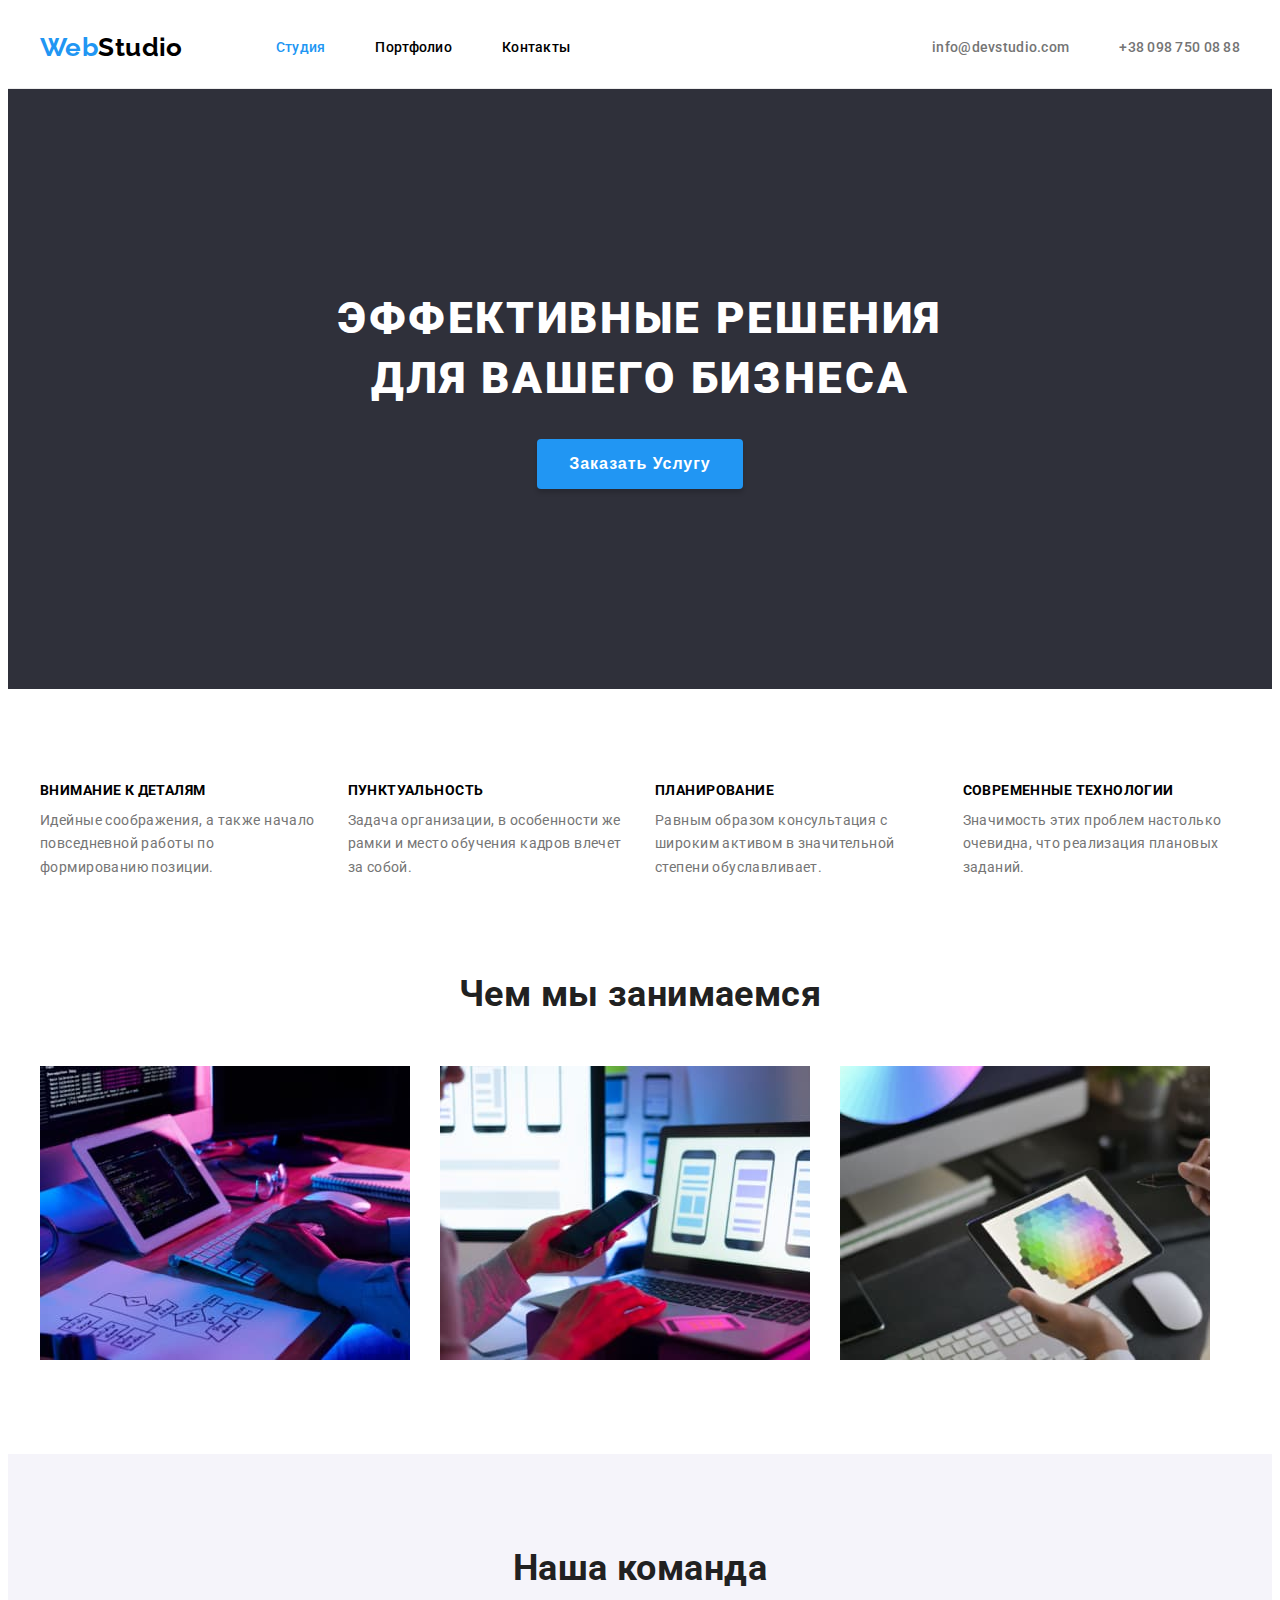
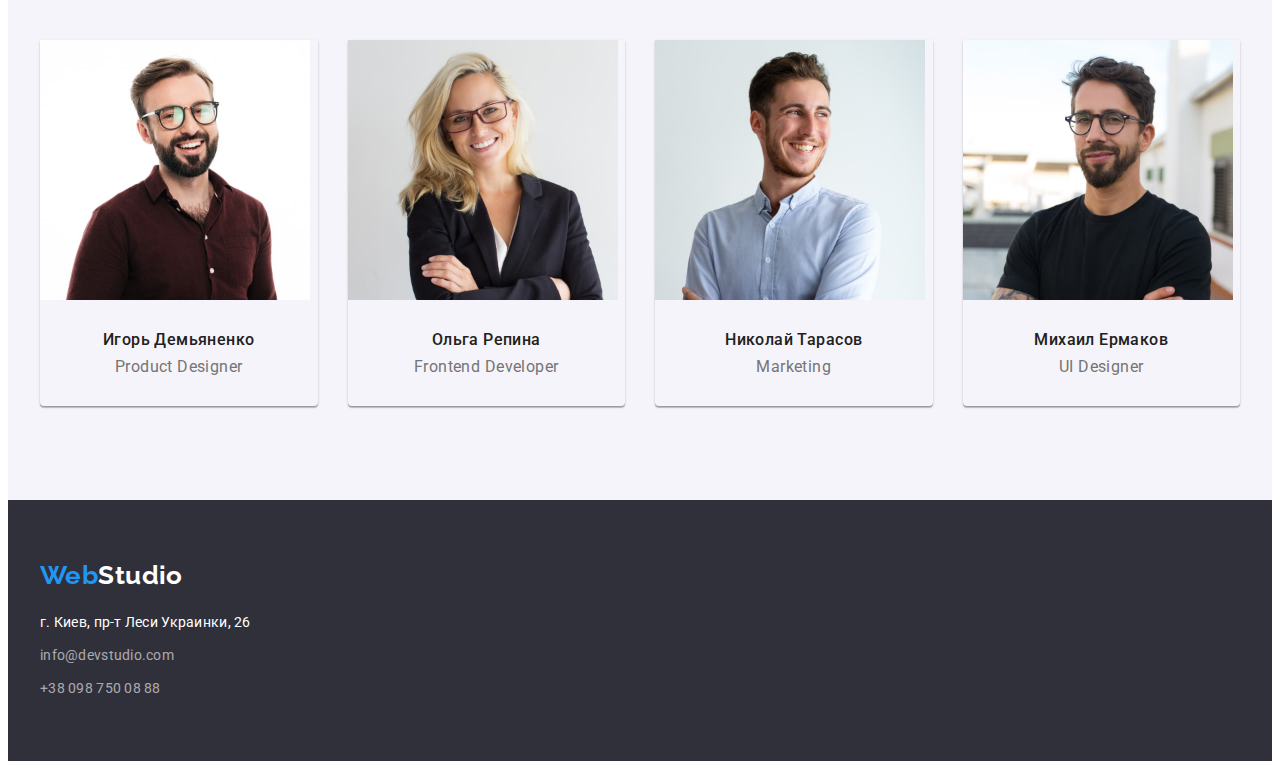
<file: index.html>
<!DOCTYPE html>
<html lang="ru">
  <head>
    <meta charset="UTF-8" />
    <meta http-equiv="X-UA-Compatible" content="IE=edge" />
    <meta name="viewport" content="width=device-width, initial-scale=1.0" />
    <title lang="en">WebStudio</title>
    <link
      rel="stylesheet"
      href="https://cdnjs.cloudflare.com/ajax/libs/modern-normalize/1.0.0/modern-normalize.min.css"
      integrity="sha512-ISS7cAi1PEhQ8jnbJpJZMd29NlhNj4AWYyLOSp2CE/CsHxTCu+r+t0D2yoJudVrd0/8fTVPUVDzY5Tvli75u/g=="
      crossorigin="anonymous"
    />
    <link rel="preconnect" href="https://fonts.gstatic.com" />
    <link
      href="https://fonts.googleapis.com/css2?family=Raleway:wght@700&family=Roboto:wght@400;500;700;900&display=swap"
      rel="stylesheet"
    />
    <link href="css/style.css" rel="stylesheet" />
  </head>
  <body>
    <header class="head">
      <div class="container">
        <nav class="navigation">
          <a href="./index.html" class="link logo dark-theme"
            ><span class="half-logo">Web</span>Studio</a
          >
          <ul class="nav-list">
            <li class="list nav-item">
              <a href="./index.html" class="selected link nav-link">Студия</a>
            </li>
            <li class="list nav-item">
              <a href="./portfolio.html" class="link nav-link">Портфолио</a>
            </li>
            <li class="list nav-item">
              <a href="#" class="link nav-link">Контакты</a>
            </li>
          </ul>
        </nav>

        <ul class="contacts-list">
          <li class="list contacts-item">
            <a href="mailto:info@devstudio.com" class="link phone-mail nav-link"
              >info@devstudio.com</a
            >
          </li>
          <li class="list contacts-item">
            <a href="tel:+380987500888" class="link phone-mail nav-link"
              >+38 098 750 08 88</a
            >
          </li>
        </ul>
      </div>
    </header>
    <main>
      <section class="hero">
        <div class="container">
          <h1 class="first-title">Эффективные решения для вашего бизнеса</h1>
          <button type="button" class="btn" name="send">Заказать Услугу</button>
        </div>
      </section>

      <section class="features">
        <div class="container">
          <h2 class="visually-hidden">Особенности</h2>

          <ul class="features-list">
            <li class="features-item list">
              <h3 class="third-title">Внимание к деталям</h3>
              <p class="features-sub">
                Идейные соображения, а также начало повседневной работы по
                формированию позиции.
              </p>
            </li>
            <li class="features-item list">
              <h3 class="third-title">Пунктуальность</h3>
              <p class="features-sub">
                Задача организации, в особенности же рамки и место обучения
                кадров влечет за собой.
              </p>
            </li>
            <li class="features-item list">
              <h3 class="third-title">Планирование</h3>
              <p class="features-sub">
                Равным образом консультация с широким активом в значительной
                степени обуславливает.
              </p>
            </li>
            <li class="features-item list">
              <h3 class="third-title">Современные технологии</h3>
              <p class="features-sub">
                Значимость этих проблем настолько очевидна, что реализация
                плановых заданий.
              </p>
            </li>
          </ul>
        </div>
      </section>

      <section class="job">
        <div class="container">
          <h2 class="second-title">Чем мы занимаемся</h2>
          <ul class="job-list">
            <li class="list job-item">
              <img
                src="./images/img1.jpg"
                alt="Умеем фоткать руки"
                class="link job-item-img"
                height="294"
                width="370"
              />
            </li>
            <li class="list job-item">
              <img
                src="./images/img2.jpg"
                alt="Умеем держать телефон"
                class="link job-item-img"
                height="294"
                width="370"
              />
            </li>
            <li class="list job-item">
              <img
                src="./images/img3.jpg"
                alt="Умеем играть на планшете"
                class="link job-item-img"
                height="294"
                width="370"
              />
            </li>
          </ul>
        </div>
      </section>

      <section class="team">
        <div class="container">
          <h2 class="second-title">Наша команда</h2>
          <ul class="team-list">
            <li class="team-item list">
              <img
                src="./images/igor.jpg"
                alt="igor.jpg"
                class="team-img"
                width="270"
                height="260"
              />
              <div class="team-description">
                <h3 class="team-title">Игорь Демьяненко</h3>
                <p class="team-subtitle">Product Designer</p>
              </div>
            </li>
            <li class="team-item list">
              <img
                src="./images/olga.jpg"
                alt="olga.jpg"
                class="team-img"
                width="270"
                height="260"
              />
              <div class="team-description">
                <h3 class="team-title">Ольга Репина</h3>
                <p class="team-subtitle">Frontend Developer</p>
              </div>
            </li>
            <li class="team-item list">
              <img
                src="./images/kolyan.jpg"
                alt="kolyan.jpg"
                class="team-img"
                width="270"
                height="260"
              />
              <div class="team-description">
                <h3 class="team-title">Николай Тарасов</h3>
                <p class="team-subtitle">Marketing</p>
              </div>
            </li>
            <li class="team-item list">
              <img
                src="./images/miha.jpg"
                alt="miha.jpg"
                class="team-img"
                width="270"
                height="260"
              />
              <div class="team-description">
                <h3 class="team-title">Михаил Ермаков</h3>
                <p class="team-subtitle">UI Designer</p>
              </div>
            </li>
          </ul>
        </div>
      </section>
    </main>

    <footer>
      <div class="container">
        <a href="./index.html" class="link logo-bottom light-theme"
          ><span class="half-logo">Web</span>Studio</a
        >
        <address class="adress-list">
          <ul>
            <li class="adress list light-theme">
              <a
                href="https://goo.gl/maps/CmGL8vCXxkBH8vGz7"
                class="link adress-map nav-link"
                target="_blank"
                rel="noopener noreferrer"
                >г. Киев, пр-т Леси Украинки, 26</a
              >
            </li>
            <li class="adress list mail light-theme">
              <a
                href="mailto:info@devstudio.com"
                class="link bottom-adress nav-link"
                >info@devstudio.com</a
              >
            </li>
            <li class="adress list phone light-theme">
              <a href="tel:+380987500888" class="link bottom-adress nav-link"
                >+38 098 750 08 88</a
              >
            </li>
          </ul>
        </address>
      </div>
    </footer>
  </body>
</html>
</file>
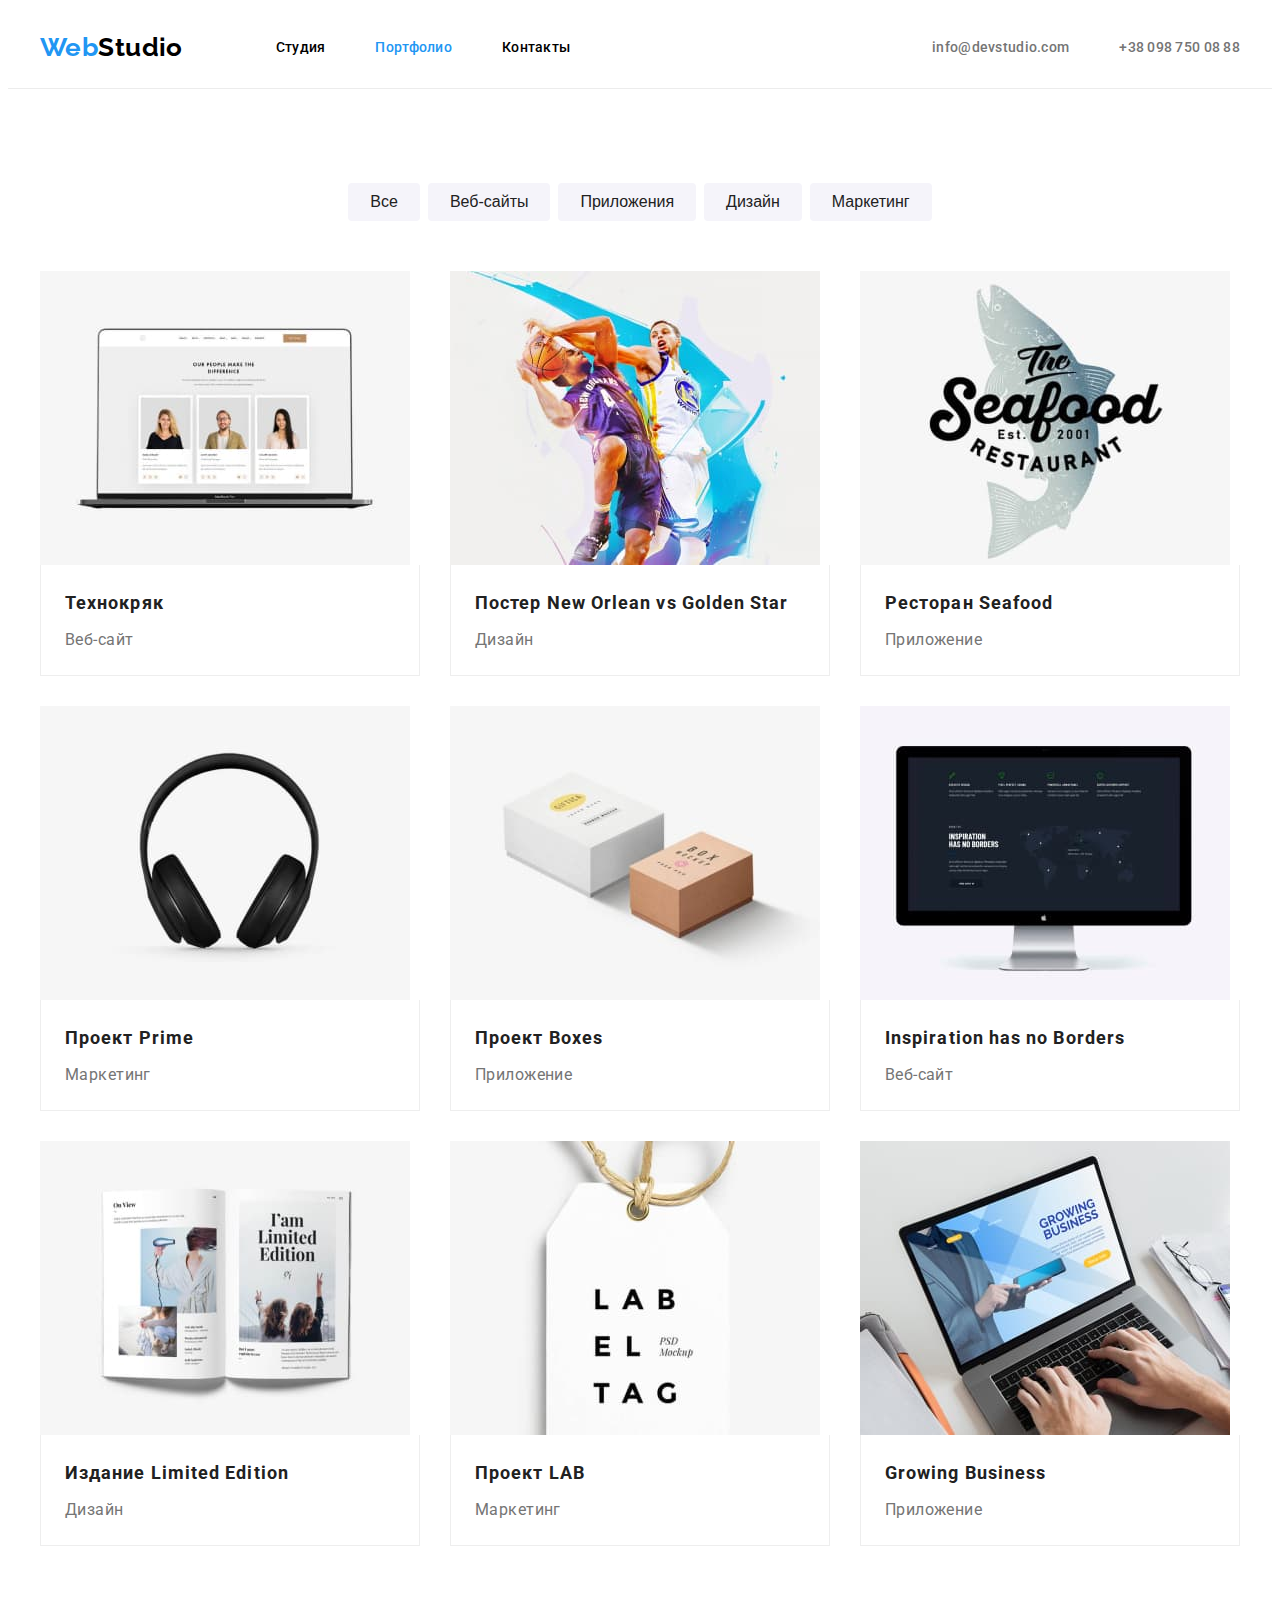
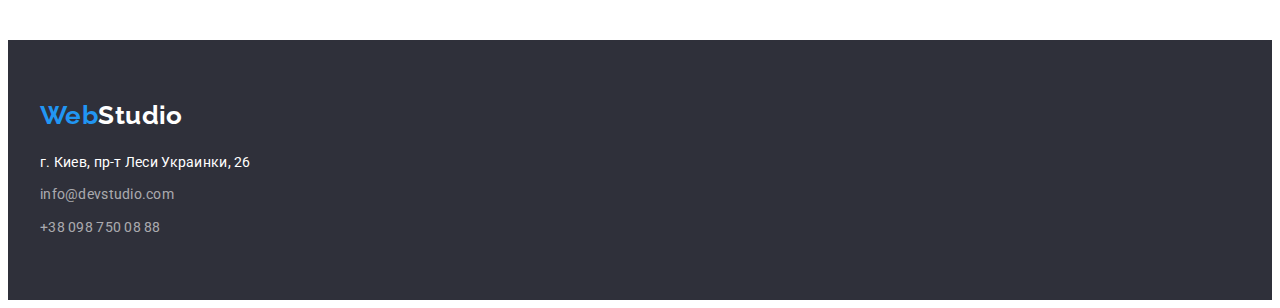
<file: portfolio.html>
<!DOCTYPE html>
<html lang="ru">
  <head>
    <meta charset="UTF-8" />
    <meta http-equiv="X-UA-Compatible" content="IE=edge" />
    <meta name="viewport" content="width=device-width, initial-scale=1.0" />
    <title lang="en">Portfolio</title>
    <link
      rel="stylesheet"
      href="https://cdnjs.cloudflare.com/ajax/libs/modern-normalize/1.0.0/modern-normalize.min.css"
      integrity="sha512-ISS7cAi1PEhQ8jnbJpJZMd29NlhNj4AWYyLOSp2CE/CsHxTCu+r+t0D2yoJudVrd0/8fTVPUVDzY5Tvli75u/g=="
      crossorigin="anonymous"
    />
    <link rel="preconnect" href="https://fonts.gstatic.com" />
    <link
      href="https://fonts.googleapis.com/css2?family=Raleway:wght@700&family=Roboto:wght@400;500;700;900&display=swap"
      rel="stylesheet"
    />
    <link href="css/style.css" rel="stylesheet" />
  </head>

  <body>
    <header class="head">
      <div class="container">
        <nav class="navigation">
          <a href="./index.html" class="link logo dark-theme"
            ><span class="half-logo">Web</span>Studio</a
          >
          <ul class="nav-list">
            <li class="list nav-item">
              <a href="./index.html" class="link nav-link">Студия</a>
            </li>
            <li class="list nav-item">
              <a href="./portfolio.html" class="selected link nav-link"
                >Портфолио</a
              >
            </li>
            <li class="list nav-item">
              <a href="#" class="link nav-link">Контакты</a>
            </li>
          </ul>
        </nav>

        <ul class="contacts-list">
          <li class="list contacts-item">
            <a href="mailto:info@devstudio.com" class="link phone-mail nav-link"
              >info@devstudio.com</a
            >
          </li>
          <li class="list contacts-item">
            <a href="tel:+380987500888" class="link phone-mail nav-link"
              >+38 098 750 08 88</a
            >
          </li>
        </ul>
      </div>
    </header>

    <main>
      <section class="info">
        <div class="container">
          <h1 class="visually-hidden">Кнопки</h1>
          <ul class="buttons-list">
            <li class="btn-item list">
              <button type="button" class="btn-portfolio" name="send">
                Все
              </button>
            </li>
            <li class="btn-item list">
              <button type="button" class="btn-portfolio" name="send">
                Веб-сайты
              </button>
            </li>
            <li class="btn-item list">
              <button type="button" class="btn-portfolio" name="send">
                Приложения
              </button>
            </li>
            <li class="btn-item list">
              <button type="button" class="btn-portfolio" name="send">
                Дизайн
              </button>
            </li>
            <li class="btn-item list">
              <button type="button" class="btn-portfolio" name="send">
                Маркетинг
              </button>
            </li>
          </ul>

          <h2 class="visually-hidden">Портфолио</h2>
          <ul class="picture-list">
            <li class="picture-item list">
              <img
                src="./images/portfolio-img/technokrjak.jpg"
                alt="technokrjak.jpg"
                width="370"
                height="294"
              />
              <div class="portfolio-description">
                <h3 class="picture-title">Технокряк</h3>
                <p class="picture-subtitle">Веб-сайт</p>
              </div>
            </li>

            <li class="picture-item list">
              <img
                src="./images/portfolio-img/new-orlean.jpg"
                alt="new-orlean.jpg"
                width="370"
                height="294"
              />
              <div class="portfolio-description">
                <h3 class="picture-title">Постер New Orlean vs Golden Star</h3>
                <p class="picture-subtitle">Дизайн</p>
              </div>
            </li>

            <li class="picture-item list">
              <img
                src="./images/portfolio-img/seafood.jpg"
                alt="seafood.jpg"
                width="370"
                height="294"
              />

              <div class="portfolio-description">
                <h3 class="picture-title">Ресторан Seafood</h3>
                <p class="picture-subtitle">Приложение</p>
              </div>
            </li>

            <li class="picture-item list">
              <img
                src="./images/portfolio-img/prime.jpg"
                alt="prime.jpg"
                width="370"
                height="294"
              />

              <div class="portfolio-description">
                <h3 class="picture-title">Проект Prime</h3>
                <p class="picture-subtitle">Маркетинг</p>
              </div>
            </li>

            <li class="picture-item list">
              <img
                src="./images/portfolio-img/boxes.jpg"
                alt="boxes.jpg"
                width="370"
                height="294"
              />

              <div class="portfolio-description">
                <h3 class="picture-title">Проект Boxes</h3>
                <p class="picture-subtitle">Приложение</p>
              </div>
            </li>

            <li class="picture-item list">
              <img
                src="./images/portfolio-img/inspiration.jpg"
                alt="inspiration.jpg"
                width="370"
                height="294"
              />

              <div class="portfolio-description">
                <h3 class="picture-title">Inspiration has no Borders</h3>
                <p class="picture-subtitle">Веб-сайт</p>
              </div>
            </li>

            <li class="picture-item list">
              <img
                src="./images/portfolio-img/limited.jpg"
                alt="limited.jpg"
                width="370"
                height="294"
              />

              <div class="portfolio-description">
                <h3 class="picture-title">Издание Limited Edition</h3>
                <p class="picture-subtitle">Дизайн</p>
              </div>
            </li>

            <li class="picture-item list">
              <img
                src="./images/portfolio-img/lab.jpg"
                alt="lab.jpg"
                width="370"
                height="294"
              />

              <div class="portfolio-description">
                <h3 class="picture-title">Проект LAB</h3>
                <p class="picture-subtitle">Маркетинг</p>
              </div>
            </li>

            <li class="picture-item list">
              <img
                src="./images/portfolio-img/growing.jpg"
                alt="growing.jpg"
                width="370"
                height="294"
              />

              <div class="portfolio-description">
                <h3 class="picture-title">Growing Business</h3>
                <p class="picture-subtitle">Приложение</p>
              </div>
            </li>
          </ul>
        </div>
      </section>
    </main>

    <footer>
      <div class="container">
        <a href="./index.html" class="link logo-bottom light-theme"
          ><span class="half-logo">Web</span>Studio</a
        >
        <address class="adress-list">
          <ul>
            <li class="adress list light-theme">
              <a
                href="https://goo.gl/maps/CmGL8vCXxkBH8vGz7"
                class="link adress-map nav-link"
                target="_blank"
                rel="noopener noreferrer"
                >г. Киев, пр-т Леси Украинки, 26</a
              >
            </li>
            <li class="adress list mail light-theme">
              <a
                href="mailto:info@devstudio.com"
                class="link bottom-adress nav-link"
                >info@devstudio.com</a
              >
            </li>
            <li class="adress list phone light-theme">
              <a href="tel:+380987500888" class="link bottom-adress nav-link"
                >+38 098 750 08 88</a
              >
            </li>
          </ul>
        </address>
      </div>
    </footer>
  </body>
</html>
</file>
<file: css/style.css>
:root {
  --main-font: "Roboto", sans-serif;
  --secondary-font: "Raleway", sans-serif;
  --text-bold: 700;
  --text-normal: 400;
  --accent-color: #2196f3;
  --second-color: #2f303a;
  --choice-color: #188ce8;
  --font-color: #757575;
  --title-color: #212121;
  --light-color: #fff;
  --dark-color: #000;
  --main-bg: #f5f4fa;
  --adress-color: rgba(255, 255, 255, 0.6);
  --default-pt: 94px;
  --section-pb: 94px;
}

body {
  font-family: var(--main-font);
  font-weight: 500;
  font-size: 14px;
  letter-spacing: 0.03em;
}
h1,
h2,
h3,
h4,
h5,
h6,
p {
  margin: 0;
}
ul,
ol {
  margin: 0;
  padding: 0;
}
img {
  display: block;
}
.link {
  text-decoration: none;
}

.list {
  list-style: none;
}
.adress {
  font-style: normal;
}
.light-theme {
  color: var(--light-color);
}
.dark-theme {
  color: var(--dark-color);
}
.container {
  width: 1200px;
  padding: 0 15px;
  margin: 0 auto;
}
/*--------HIDDEN------------*/
.visually-hidden {
  position: absolute !important;
  clip: rect(1px 1px 1px 1px);
  clip: rect(1px, 1px, 1px, 1px);
  padding: 0 !important;
  border: 0 !important;
  height: 1px !important;
  width: 1px !important;
  overflow: hidden;
}
/*--------END OF HIDDEN------------*/
/*-------HEADER-------*/
.head {
  border-bottom: 1px solid #ececec;

  padding-top: 24px;
  padding-bottom: 25px;
}
.head .container {
  display: flex;
  align-items: center;
}
.navigation {
  display: flex;
  align-items: center;
}
.nav-list {
  display: flex;
  align-items: center;
}
.contacts-list {
  display: flex;
  align-items: center;
  margin-left: auto;
}
.contacts-item:not(:last-child) {
  margin-right: 50px;
}
.logo {
  font-family: var(--secondary-font);
  font-weight: var(--text-bold);
  font-size: 26px;
  line-height: 1.19;

  margin-right: 93px;
}
.half-logo {
  color: var(--accent-color);
}
.nav-item:not(:last-child) {
  margin-right: 50px;
}
.nav-link {
  font-style: normal;

  line-height: 1.14;
  letter-spacing: 0.02em;
  color: var(--dark-color);
}
.selected {
  color: var(--accent-color);
}
.nav-link:hover,
.nav-link:focus,
.nav-link:active {
  color: var(--accent-color);
}
.phone-mail {
  line-height: 1.14;
  letter-spacing: 0.02em;
  color: var(--font-color);
}

/*---------END OF HEADER-----*/
.info {
  padding-top: var(--default-pt);
  padding-bottom: var(--default-pt);
}
/*---------MAIN--------------*/
.first-title {
  font-weight: 900;
  font-size: 44px;
  line-height: 1.36;
  text-align: center;
  letter-spacing: 0.06em;
  text-transform: uppercase;
  color: var(--light-color);
  margin-bottom: 30px;
  margin-left: auto;
  margin-right: auto;
  max-width: 696px;
}
/*-------BUTTONS------*/
.btn {
  color: var(--light-color);
  font-weight: var(--text-bold);
  font-size: 16px;
  line-height: 1.875;
  display: flex;
  align-items: center;
  text-align: center;
  letter-spacing: 0.06em;
  background: var(--accent-color);
  box-shadow: 0px 4px 4px rgba(0, 0, 0, 0.15);
  border-radius: 4px;
  border: none;
  cursor: pointer;
  padding: 10px 32px;
  margin: 0 auto;
}
.buttons-list {
  display: flex;
  justify-content: center;
  margin-bottom: 50px;
}
.btn-item:not(:first-child) {
  margin-left: 8px;
}

.btn-portfolio {
  font-weight: 500;
  font-size: 16px;
  line-height: 1.62;
  text-align: center;

  background: var(--main-bg);
  border-radius: 4px;
  color: var(--title-color);
  cursor: pointer;
  padding: 6px 22px;
  border: none;
}
.btn-portfolio:hover,
.btn-portfolio:focus {
  color: var(--light-color);
  background-color: var(--choice-color);
  box-shadow: 0px 3px 1px rgba(0, 0, 0, 0.1), 0px 1px 2px rgba(0, 0, 0, 0.08),
    0px 2px 2px rgba(0, 0, 0, 0.12);
}
.btn:hover,
.btn:focus {
  background-color: var(--choice-color);
}
/*---------END OF BUTTONS------*/

.hero {
  background-color: var(--second-color);
  padding-top: 200px;
  padding-bottom: 200px;
}
/*-------FEATURES-------*/
.features {
  padding-top: var(--default-pt);
  padding-bottom: 47px;
}
.features-list {
  margin-left: -30px;
  margin-top: -30px;
  display: flex;
}
.features-item {
  margin-left: 30px;
  margin-top: 30px;
  flex-basis: calc(100% / 4 - 30px);
}
.third-title {
  font-weight: var(--text-bold);
  font-size: 14px;
  line-height: 1.14;

  text-transform: uppercase;
  margin-bottom: 10px;
}
.features-sub {
  font-weight: var(--text-normal);

  line-height: 1.71;

  color: var(--font-color);
}
/*-------END OF FEATURES-------*/
/*-----OUR JOB-------------*/
.job {
  padding-bottom: var(--default-pt);
  padding-top: 47px;
}
.job-list {
  display: flex;
  margin-top: -30px;
  margin-left: -30px;
  flex-basis: calc(100% / 3 - 30px);
}
.job-item {
  margin-left: 30px;
  margin-top: 30px;
}
.second-title {
  font-weight: var(--text-bold);
  font-size: 36px;
  line-height: 1.16;
  text-align: center;

  color: var(--title-color);
  margin-bottom: 50px;
}
/*-----END OF OUR JOB------*/
/*-----------TEAM--------*/
.team {
  background-color: var(--main-bg);
  padding-top: var(--default-pt);
  padding-bottom: var(--default-pt);
}
.team-list {
  display: flex;
  margin-left: -30px;
}
.team-item {
  margin-left: 30px;
  flex-basis: calc(100% / 4 - 30px);
  box-shadow: 0px 1px 3px rgba(0, 0, 0, 0.12), 0px 1px 1px rgba(0, 0, 0, 0.14),
    0px 2px 1px rgba(0, 0, 0, 0.2);
  border-radius: 0px 0px 4px 4px;
}
.team-title {
  font-weight: 500;
  font-size: 16px;
  line-height: 1.19;
  text-align: center;

  color: var(--title-color);
  margin-bottom: 8px;
}
.team-subtitle {
  font-weight: var(--text-normal);
  font-size: 16px;
  line-height: 1.19;

  color: var(--font-color);
  text-align: center;
}
.team-description {
  padding-top: 30px;
  padding-bottom: 30px;
}
/*-----END OF TEAM---------*/
/*--------PICTURES---------*/
.picture-list {
  display: flex;
  margin-left: -30px;
  margin-top: -30px;
  flex-wrap: wrap;
}
.picture-item {
  margin-left: 30px;
  margin-top: 30px;
  flex-basis: calc(100% / 3 - 30px);
}
.picture-title {
  font-weight: var(--text-bold);
  font-size: 18px;
  line-height: 2;
  letter-spacing: 0.06em;
  color: var(--title-color);
  margin-bottom: 4px;
}
.picture-subtitle {
  font-weight: var(--text-normal);
  font-size: 16px;
  line-height: 1.87;

  color: var(--font-color);
}
.portfolio-description {
  border: 1px solid #eeeeee;
  border-top: none;
  padding: 20px 24px;
}
/*--------END OF PICTURES---------*/
/*-------FOOTER-----------*/
footer {
  background-color: var(--second-color);
  padding-bottom: 60px;
  padding-top: 60px;
}
.bottom-adress,
.adress-map {
  font-style: normal;
  font-weight: var(--text-normal);
  line-height: 1.71;
  color: var(--adress-color);
}
.logo-bottom {
  font-family: var(--secondary-font);
  font-weight: var(--text-bold);
  font-size: 26px;
  line-height: 1.19;
}
.bottom-adress:hover,
.bottom-adress:focus,
.adress-map:hover,
.adress-map:focus {
  color: var(--accent-color);
}
.adress-map {
  color: var(--light-color);
}
.adress-list {
  margin-top: 20px;
}
.adress:not(:first-child) {
  margin-top: 9px;
}
/*-------END OF FOOTER-----------*/
/*---------END OF MAIN-------*/
</file>
